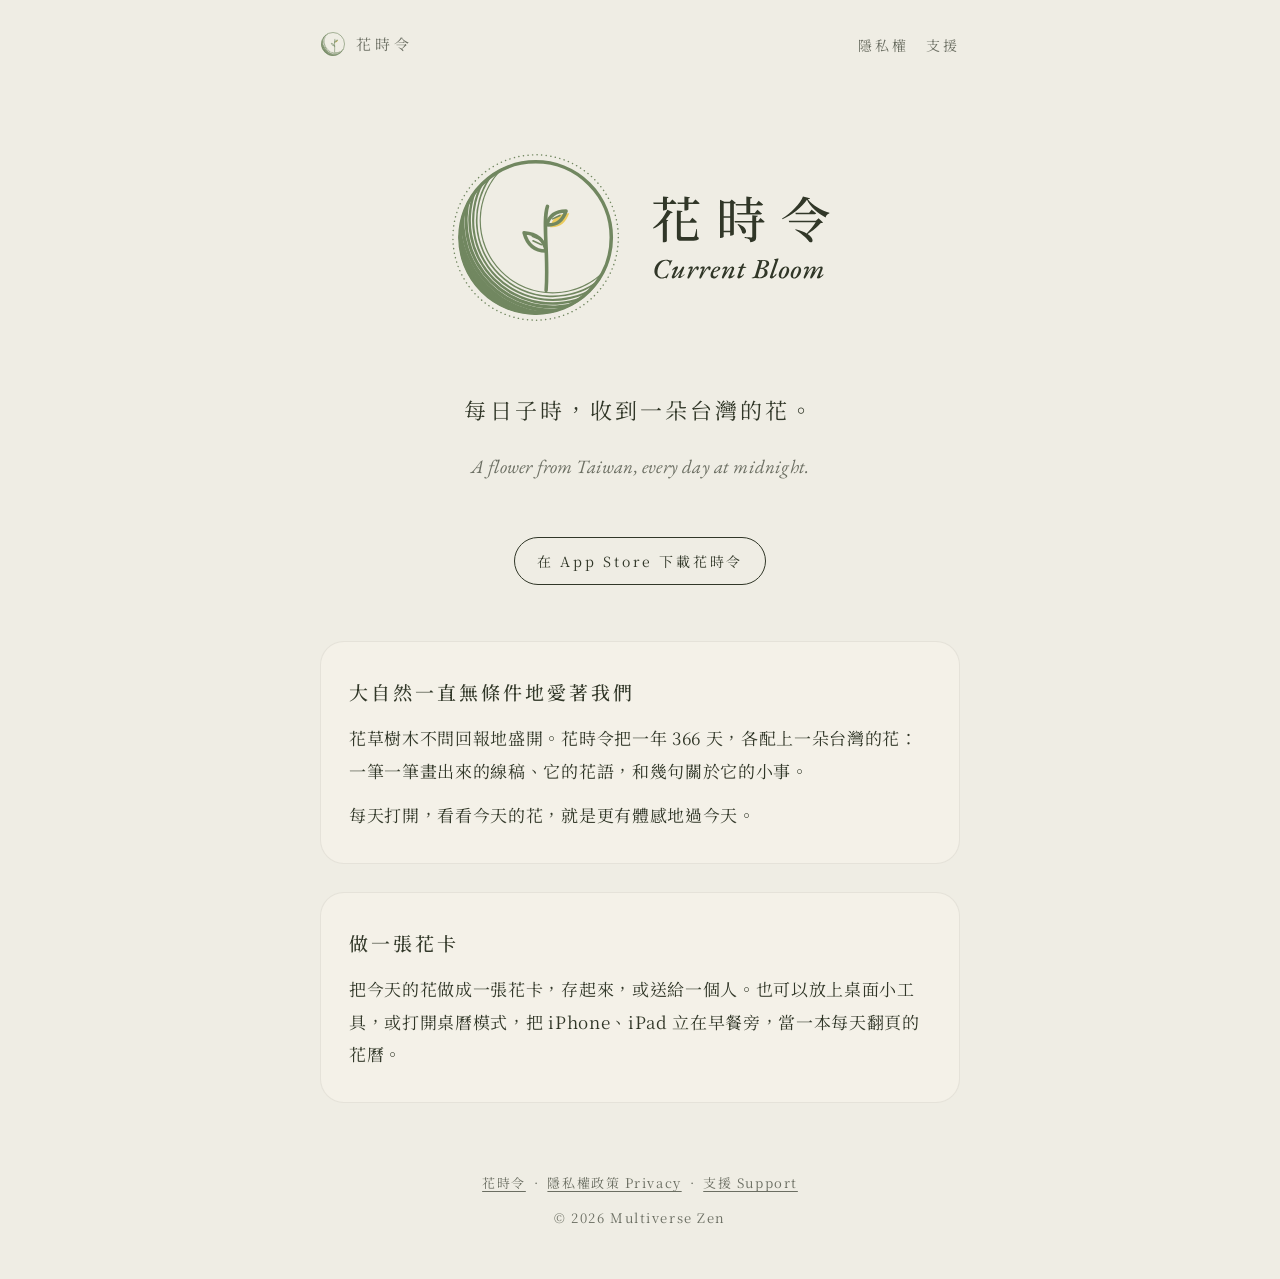
<file: index.html>
<!doctype html>
<html lang="zh-Hant">
<head>
<meta charset="utf-8">
<meta name="viewport" content="width=device-width, initial-scale=1">
<title>花時令 · Current Bloom</title>
<meta name="description" content="花時令 Current Bloom：每日子時，收到一朵台灣的花。">
<link rel="icon" href="assets/mark.svg" type="image/svg+xml">
<link rel="apple-touch-icon" href="assets/apple-touch-icon.png">
<link rel="preconnect" href="https://fonts.googleapis.com">
<link rel="preconnect" href="https://fonts.gstatic.com" crossorigin>
<link rel="stylesheet" href="https://fonts.googleapis.com/css2?family=Noto+Serif+TC:wght@400;500&family=EB+Garamond:ital,wght@0,400;1,400&display=swap">
<link rel="stylesheet" href="style.css">
</head>
<body>
<header class="site"><div class="wrap">
<a class="home" href="./"><img src="assets/mark.svg" alt="">花時令</a>
<nav><a href="privacy.html">隱私權</a><a href="support.html">支援</a></nav>
</div></header>
<main class="wrap">
<section class="hero">
<img class="logo" src="assets/logo.svg" alt="花時令 Current Bloom">
<p class="line">每日子時，收到一朵台灣的花。</p>
<p class="en">A flower from Taiwan, every day at midnight.</p>
<a class="badge" href="https://apps.apple.com/tw/app/id6826974306">在 App Store 下載花時令</a>
</section>
<section class="card">
<h2>大自然一直無條件地愛著我們</h2>
<p>花草樹木不問回報地盛開。花時令把一年 366 天，各配上一朵台灣的花：一筆一筆畫出來的線稿、它的花語，和幾句關於它的小事。</p>
<p>每天打開，看看今天的花，就是更有體感地過今天。</p>
</section>
<section class="card">
<h2>做一張花卡</h2>
<p>把今天的花做成一張花卡，存起來，或送給一個人。也可以放上桌面小工具，或打開桌曆模式，把 iPhone、iPad 立在早餐旁，當一本每天翻頁的花曆。</p>
</section>
</main>
<footer class="site"><div class="wrap">
<a href="./">花時令</a>·<a href="privacy.html">隱私權政策 Privacy</a>·<a href="support.html">支援 Support</a>
<div style="margin-top:10px">© 2026 Multiverse Zen</div>
</div></footer>
</body>
</html>
</file>
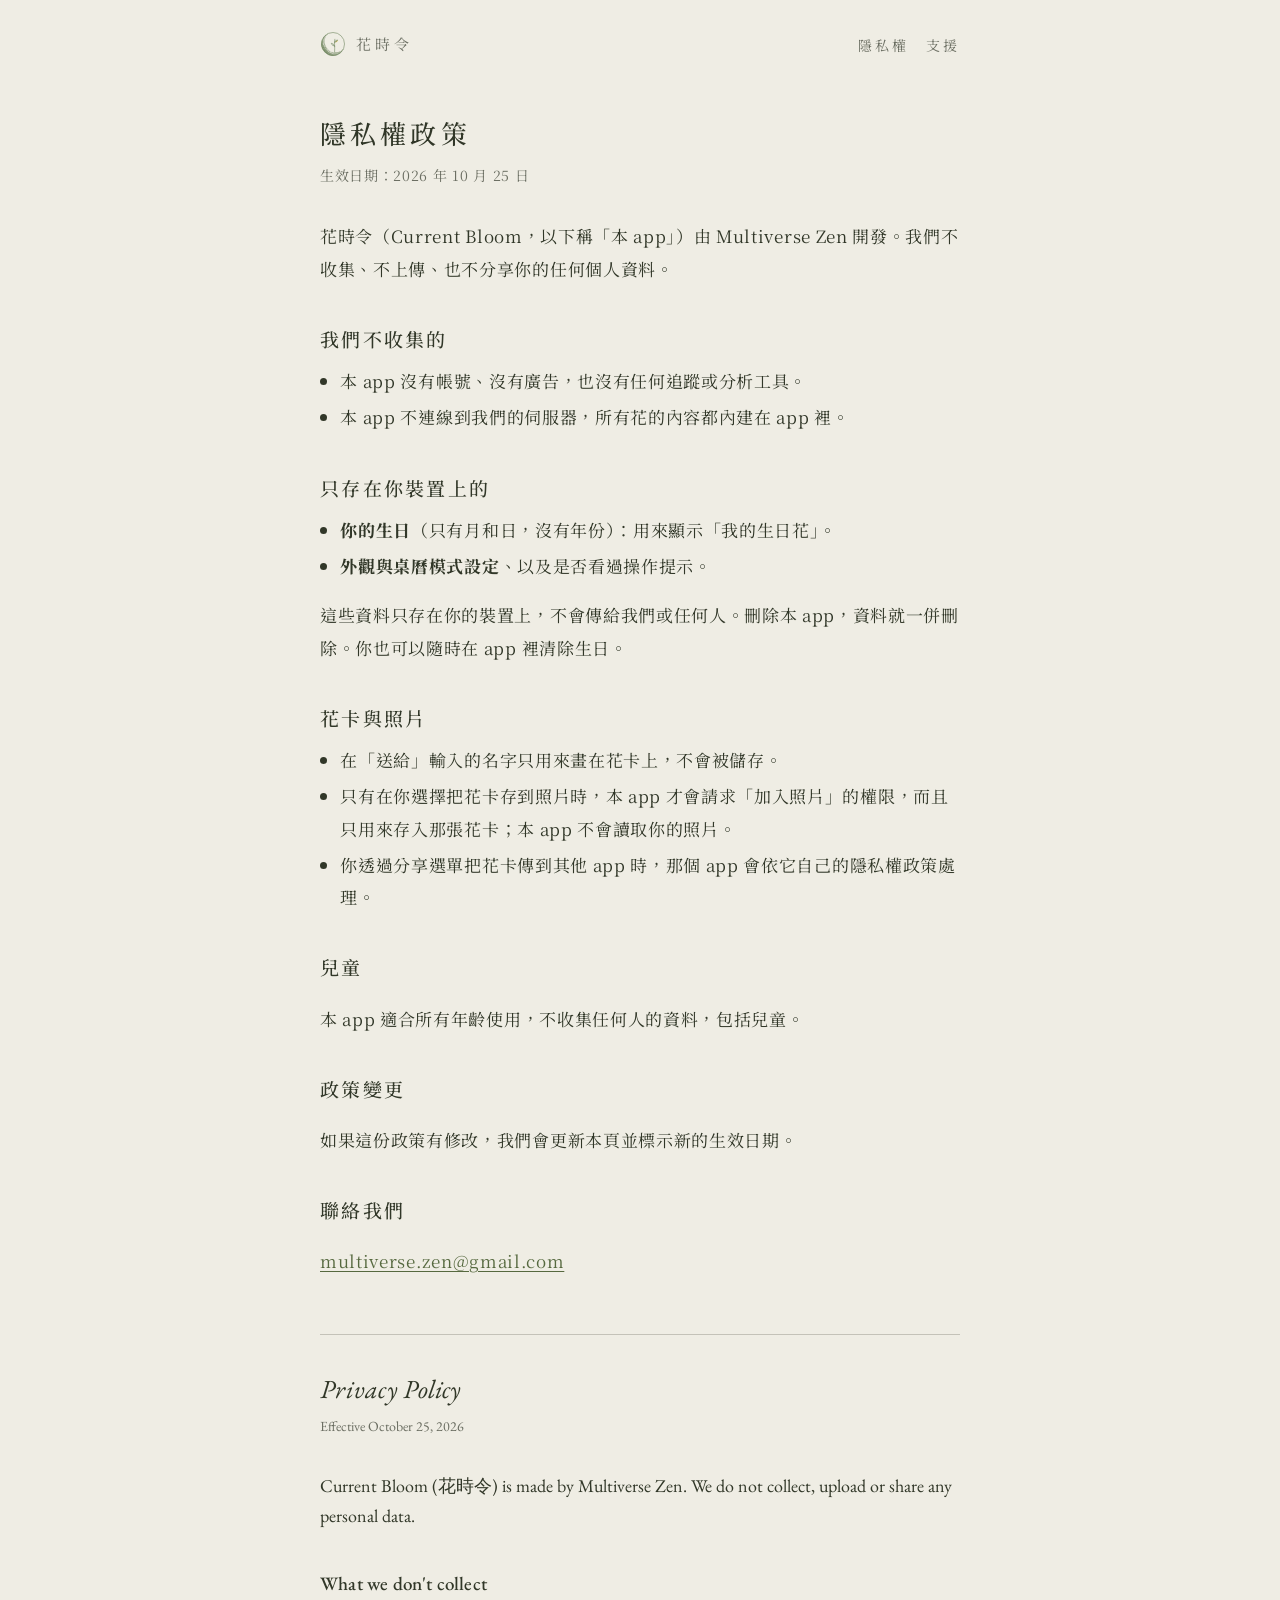
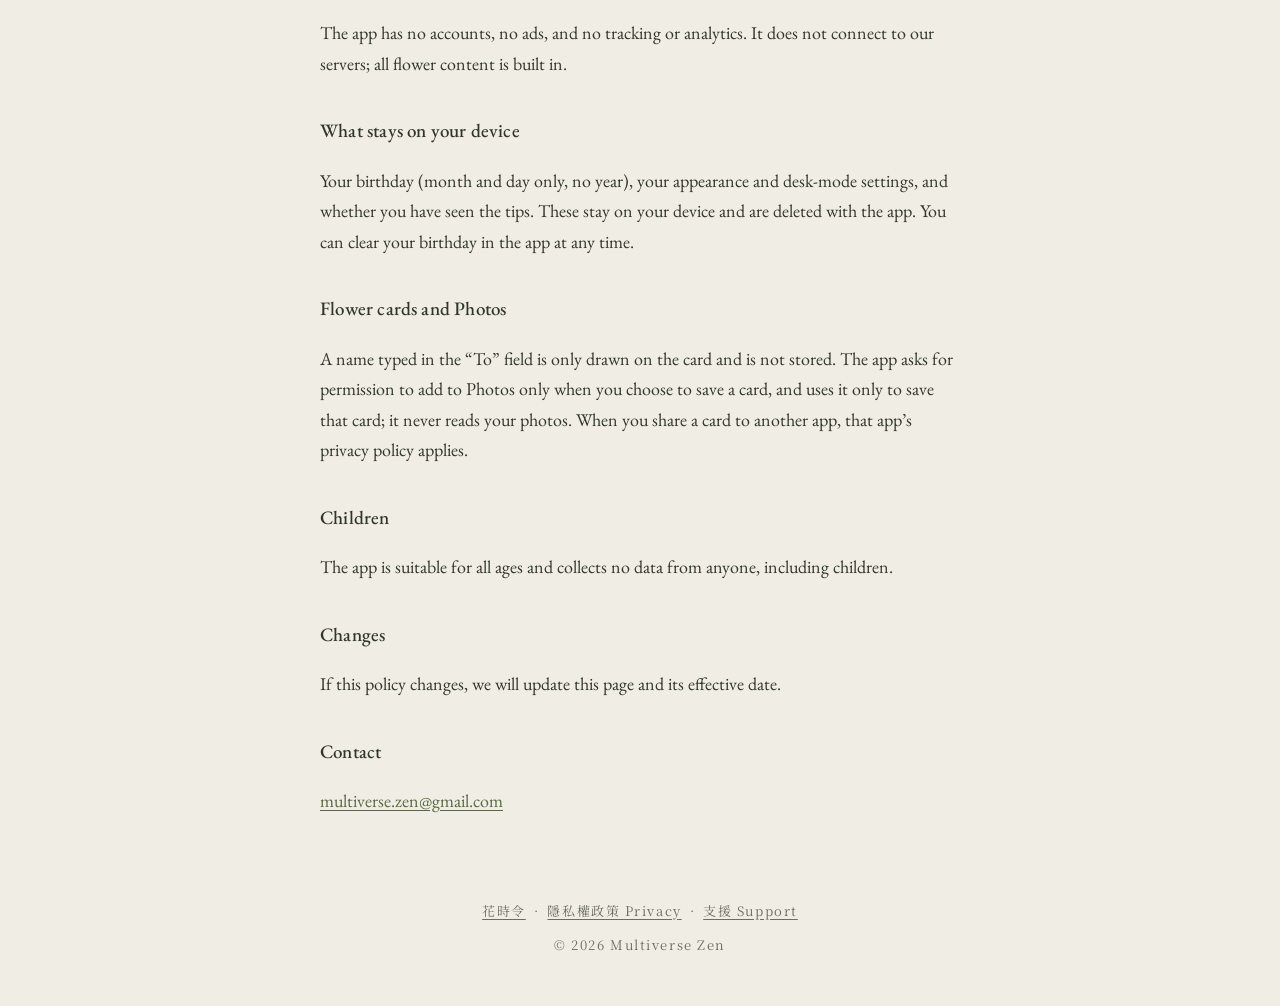
<file: privacy.html>
<!doctype html>
<html lang="zh-Hant">
<head>
<meta charset="utf-8">
<meta name="viewport" content="width=device-width, initial-scale=1">
<title>隱私權政策 · 花時令</title>
<meta name="description" content="花時令 Current Bloom：每日子時，收到一朵台灣的花。">
<link rel="icon" href="assets/mark.svg" type="image/svg+xml">
<link rel="apple-touch-icon" href="assets/apple-touch-icon.png">
<link rel="preconnect" href="https://fonts.googleapis.com">
<link rel="preconnect" href="https://fonts.gstatic.com" crossorigin>
<link rel="stylesheet" href="https://fonts.googleapis.com/css2?family=Noto+Serif+TC:wght@400;500&family=EB+Garamond:ital,wght@0,400;1,400&display=swap">
<link rel="stylesheet" href="style.css">
</head>
<body>
<header class="site"><div class="wrap">
<a class="home" href="./"><img src="assets/mark.svg" alt="">花時令</a>
<nav><a href="privacy.html">隱私權</a><a href="support.html">支援</a></nav>
</div></header>
<main class="wrap"><article>
<h1>隱私權政策</h1>
<p class="date">生效日期：2026 年 10 月 25 日</p>
<p>花時令（Current Bloom，以下稱「本 app」）由 Multiverse Zen 開發。我們不收集、不上傳、也不分享你的任何個人資料。</p>

<h2>我們不收集的</h2>
<ul>
<li>本 app 沒有帳號、沒有廣告，也沒有任何追蹤或分析工具。</li>
<li>本 app 不連線到我們的伺服器，所有花的內容都內建在 app 裡。</li>
</ul>

<h2>只存在你裝置上的</h2>
<ul>
<li><strong>你的生日</strong>（只有月和日，沒有年份）：用來顯示「我的生日花」。</li>
<li><strong>外觀與桌曆模式設定</strong>、以及是否看過操作提示。</li>
</ul>
<p>這些資料只存在你的裝置上，不會傳給我們或任何人。刪除本 app，資料就一併刪除。你也可以隨時在 app 裡清除生日。</p>

<h2>花卡與照片</h2>
<ul>
<li>在「送給」輸入的名字只用來畫在花卡上，不會被儲存。</li>
<li>只有在你選擇把花卡存到照片時，本 app 才會請求「加入照片」的權限，而且只用來存入那張花卡；本 app 不會讀取你的照片。</li>
<li>你透過分享選單把花卡傳到其他 app 時，那個 app 會依它自己的隱私權政策處理。</li>
</ul>

<h2>兒童</h2>
<p>本 app 適合所有年齡使用，不收集任何人的資料，包括兒童。</p>

<h2>政策變更</h2>
<p>如果這份政策有修改，我們會更新本頁並標示新的生效日期。</p>

<h2>聯絡我們</h2>
<p><a href="mailto:multiverse.zen@gmail.com">multiverse.zen@gmail.com</a></p>

<div class="en-block" lang="en">
<h1>Privacy Policy</h1>
<p class="date">Effective October 25, 2026</p>
<p>Current Bloom (花時令) is made by Multiverse Zen. We do not collect, upload or share any personal data.</p>
<h2>What we don't collect</h2>
<p>The app has no accounts, no ads, and no tracking or analytics. It does not connect to our servers; all flower content is built in.</p>
<h2>What stays on your device</h2>
<p>Your birthday (month and day only, no year), your appearance and desk-mode settings, and whether you have seen the tips. These stay on your device and are deleted with the app. You can clear your birthday in the app at any time.</p>
<h2>Flower cards and Photos</h2>
<p>A name typed in the “To” field is only drawn on the card and is not stored. The app asks for permission to add to Photos only when you choose to save a card, and uses it only to save that card; it never reads your photos. When you share a card to another app, that app’s privacy policy applies.</p>
<h2>Children</h2>
<p>The app is suitable for all ages and collects no data from anyone, including children.</p>
<h2>Changes</h2>
<p>If this policy changes, we will update this page and its effective date.</p>
<h2>Contact</h2>
<p><a href="mailto:multiverse.zen@gmail.com">multiverse.zen@gmail.com</a></p>
</div>
</article></main>
<footer class="site"><div class="wrap">
<a href="./">花時令</a>·<a href="privacy.html">隱私權政策 Privacy</a>·<a href="support.html">支援 Support</a>
<div style="margin-top:10px">© 2026 Multiverse Zen</div>
</div></footer>
</body>
</html>
</file>
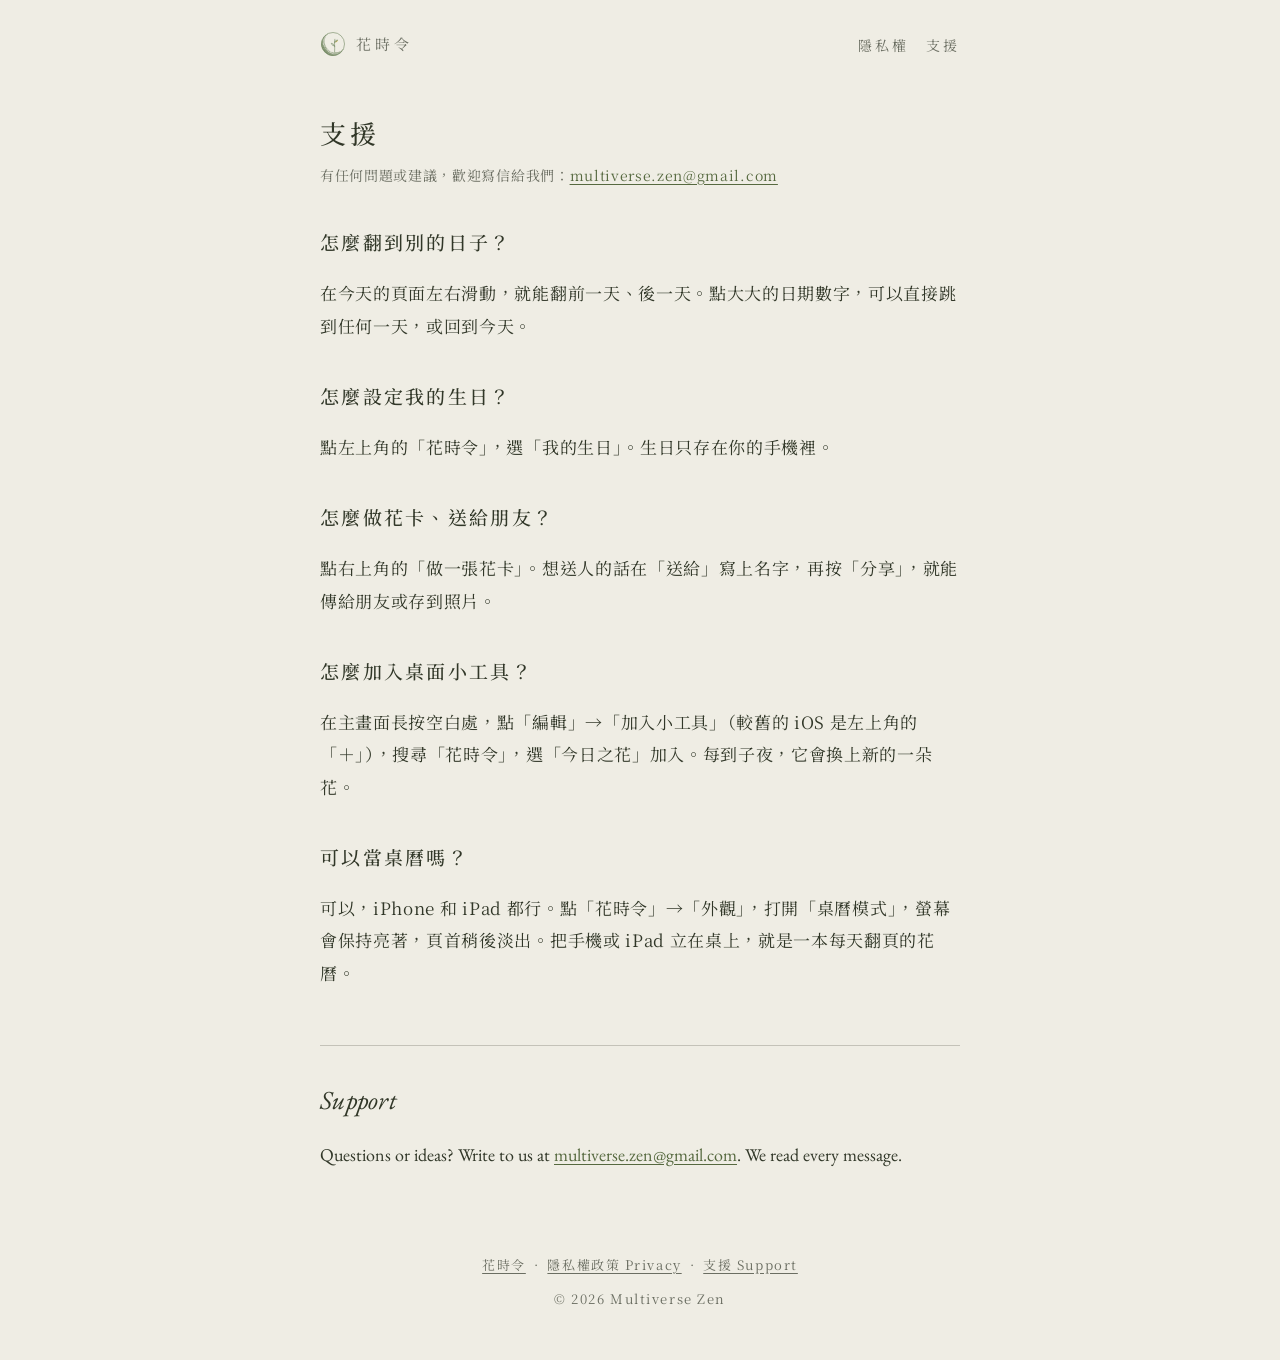
<file: support.html>
<!doctype html>
<html lang="zh-Hant">
<head>
<meta charset="utf-8">
<meta name="viewport" content="width=device-width, initial-scale=1">
<title>支援 · 花時令</title>
<meta name="description" content="花時令 Current Bloom：每日子時，收到一朵台灣的花。">
<link rel="icon" href="assets/mark.svg" type="image/svg+xml">
<link rel="apple-touch-icon" href="assets/apple-touch-icon.png">
<link rel="preconnect" href="https://fonts.googleapis.com">
<link rel="preconnect" href="https://fonts.gstatic.com" crossorigin>
<link rel="stylesheet" href="https://fonts.googleapis.com/css2?family=Noto+Serif+TC:wght@400;500&family=EB+Garamond:ital,wght@0,400;1,400&display=swap">
<link rel="stylesheet" href="style.css">
</head>
<body>
<header class="site"><div class="wrap">
<a class="home" href="./"><img src="assets/mark.svg" alt="">花時令</a>
<nav><a href="privacy.html">隱私權</a><a href="support.html">支援</a></nav>
</div></header>
<main class="wrap"><article>
<h1>支援</h1>
<p class="date">有任何問題或建議，歡迎寫信給我們：<a href="mailto:multiverse.zen@gmail.com">multiverse.zen@gmail.com</a></p>

<h2>怎麼翻到別的日子？</h2>
<p>在今天的頁面左右滑動，就能翻前一天、後一天。點大大的日期數字，可以直接跳到任何一天，或回到今天。</p>

<h2>怎麼設定我的生日？</h2>
<p>點左上角的「花時令」，選「我的生日」。生日只存在你的手機裡。</p>

<h2>怎麼做花卡、送給朋友？</h2>
<p>點右上角的「做一張花卡」。想送人的話在「送給」寫上名字，再按「分享」，就能傳給朋友或存到照片。</p>

<h2>怎麼加入桌面小工具？</h2>
<p>在主畫面長按空白處，點「編輯」→「加入小工具」（較舊的 iOS 是左上角的「＋」），搜尋「花時令」，選「今日之花」加入。每到子夜，它會換上新的一朵花。</p>

<h2>可以當桌曆嗎？</h2>
<p>可以，iPhone 和 iPad 都行。點「花時令」→「外觀」，打開「桌曆模式」，螢幕會保持亮著，頁首稍後淡出。把手機或 iPad 立在桌上，就是一本每天翻頁的花曆。</p>

<div class="en-block" lang="en">
<h1>Support</h1>
<p>Questions or ideas? Write to us at <a href="mailto:multiverse.zen@gmail.com">multiverse.zen@gmail.com</a>. We read every message.</p>
</div>
</article></main>
<footer class="site"><div class="wrap">
<a href="./">花時令</a>·<a href="privacy.html">隱私權政策 Privacy</a>·<a href="support.html">支援 Support</a>
<div style="margin-top:10px">© 2026 Multiverse Zen</div>
</div></footer>
</body>
</html>
</file>
<file: style.css>
:root {
  --paper: #EFEDE4;
  --card: #F4F1E8;
  --ink: #313728;
  --sub: #6B6E62;
  --leaf: #56693F;
  --line: #C4C2B8;
  --serif: "Noto Serif TC", "Songti TC", serif;
  --latin: "EB Garamond", Georgia, serif;
}
* { box-sizing: border-box; }
html { -webkit-text-size-adjust: 100%; }
body {
  margin: 0;
  background: var(--paper);
  color: var(--ink);
  font-family: var(--serif);
  font-size: 17px;
  line-height: 1.9;
  letter-spacing: 0.04em;
}
a { color: var(--leaf); text-underline-offset: 3px; }
.wrap { max-width: 680px; margin: 0 auto; padding: 0 20px; }

header.site { padding: 28px 0 0; }
header.site .wrap { display: flex; align-items: center; justify-content: space-between; }
header.site a.home { display: flex; align-items: center; gap: 10px; color: var(--sub); text-decoration: none; font-size: 15px; letter-spacing: 0.26em; }
header.site img { width: 26px; height: 26px; }
header.site nav a { color: var(--sub); text-decoration: none; font-size: 14px; letter-spacing: 0.2em; margin-left: 18px; }
header.site nav a:hover { color: var(--ink); }

.hero { text-align: center; padding: 72px 0 56px; }
.hero img.logo { width: min(420px, 86vw); height: auto; }
.hero .line { margin: 36px 0 6px; font-size: clamp(17px, 4.6vw, 22px); letter-spacing: 0.14em; white-space: nowrap; }
.hero .en { font-family: var(--latin); font-style: italic; color: var(--sub); font-size: 19px; letter-spacing: 0.01em; }
.badge { display: inline-block; text-decoration: none; margin-top: 32px; padding: 10px 22px; border: 1px solid var(--line); border-radius: 999px; color: var(--sub); font-size: 14px; letter-spacing: 0.2em; }

.card { background: var(--card); border: 1px solid rgba(49,55,40,0.08); border-radius: 24px; padding: 32px 28px; margin: 0 0 28px; }
.card h2 { margin: 0 0 12px; font-size: 19px; font-weight: 500; letter-spacing: 0.16em; }
.card p { margin: 0 0 12px; }
.card p:last-child { margin-bottom: 0; }

article { padding: 48px 0 24px; }
article h1 { font-size: 26px; font-weight: 500; letter-spacing: 0.16em; margin: 0 0 4px; }
article .date { color: var(--sub); font-size: 14px; margin: 0 0 32px; }
article h2 { font-size: 19px; font-weight: 500; letter-spacing: 0.12em; margin: 36px 0 8px; }
article ul { padding-left: 1.2em; margin: 8px 0; }
article li { margin: 4px 0; }
.en-block { margin-top: 56px; padding-top: 32px; border-top: 1px solid var(--line); font-family: var(--latin); font-size: 18px; letter-spacing: 0; line-height: 1.7; }
.en-block h1, .en-block h2 { font-family: var(--latin); letter-spacing: 0.01em; }
.en-block h1 { font-style: italic; font-weight: 400; }

footer.site { padding: 40px 0 48px; color: var(--sub); font-size: 13px; letter-spacing: 0.12em; text-align: center; }
footer.site a { color: var(--sub); margin: 0 8px; }

a.badge { color: var(--ink); border-color: var(--ink); }
a.badge:hover { background: var(--ink); color: var(--paper); }
</file>
